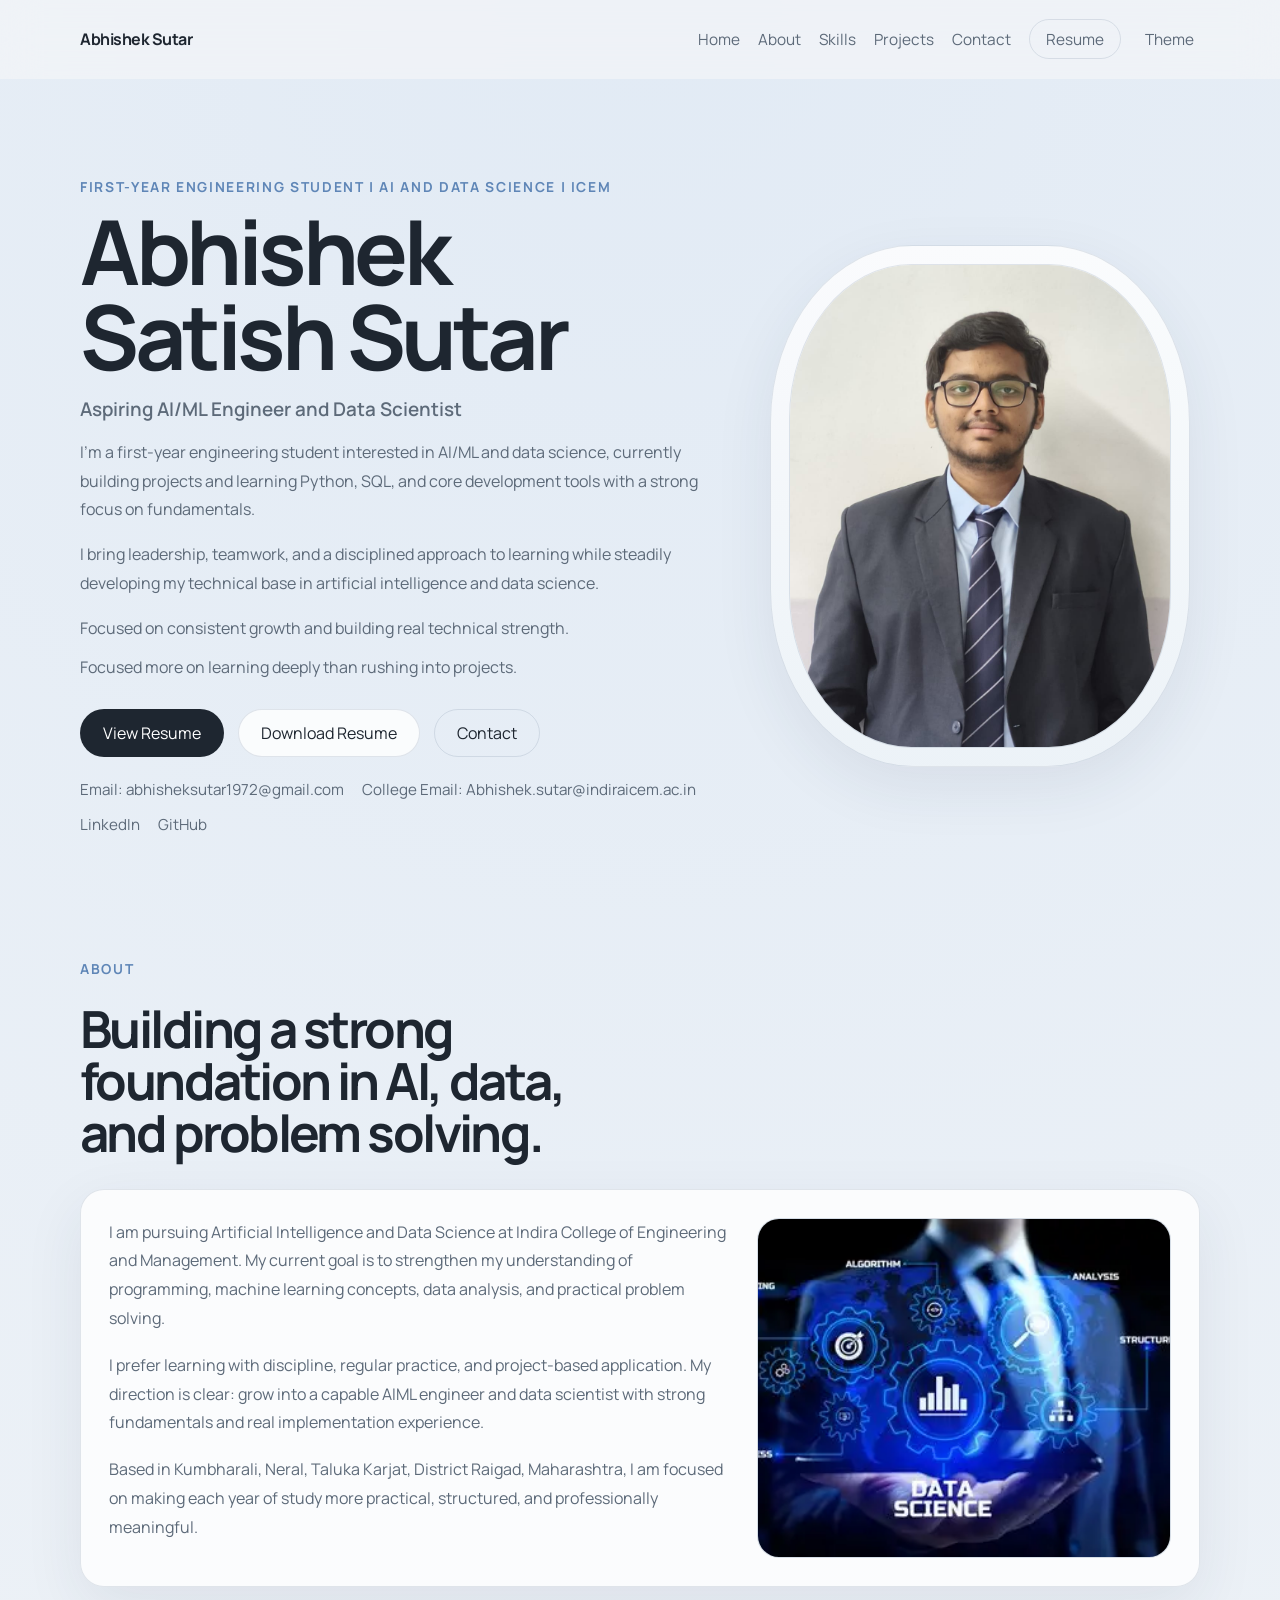
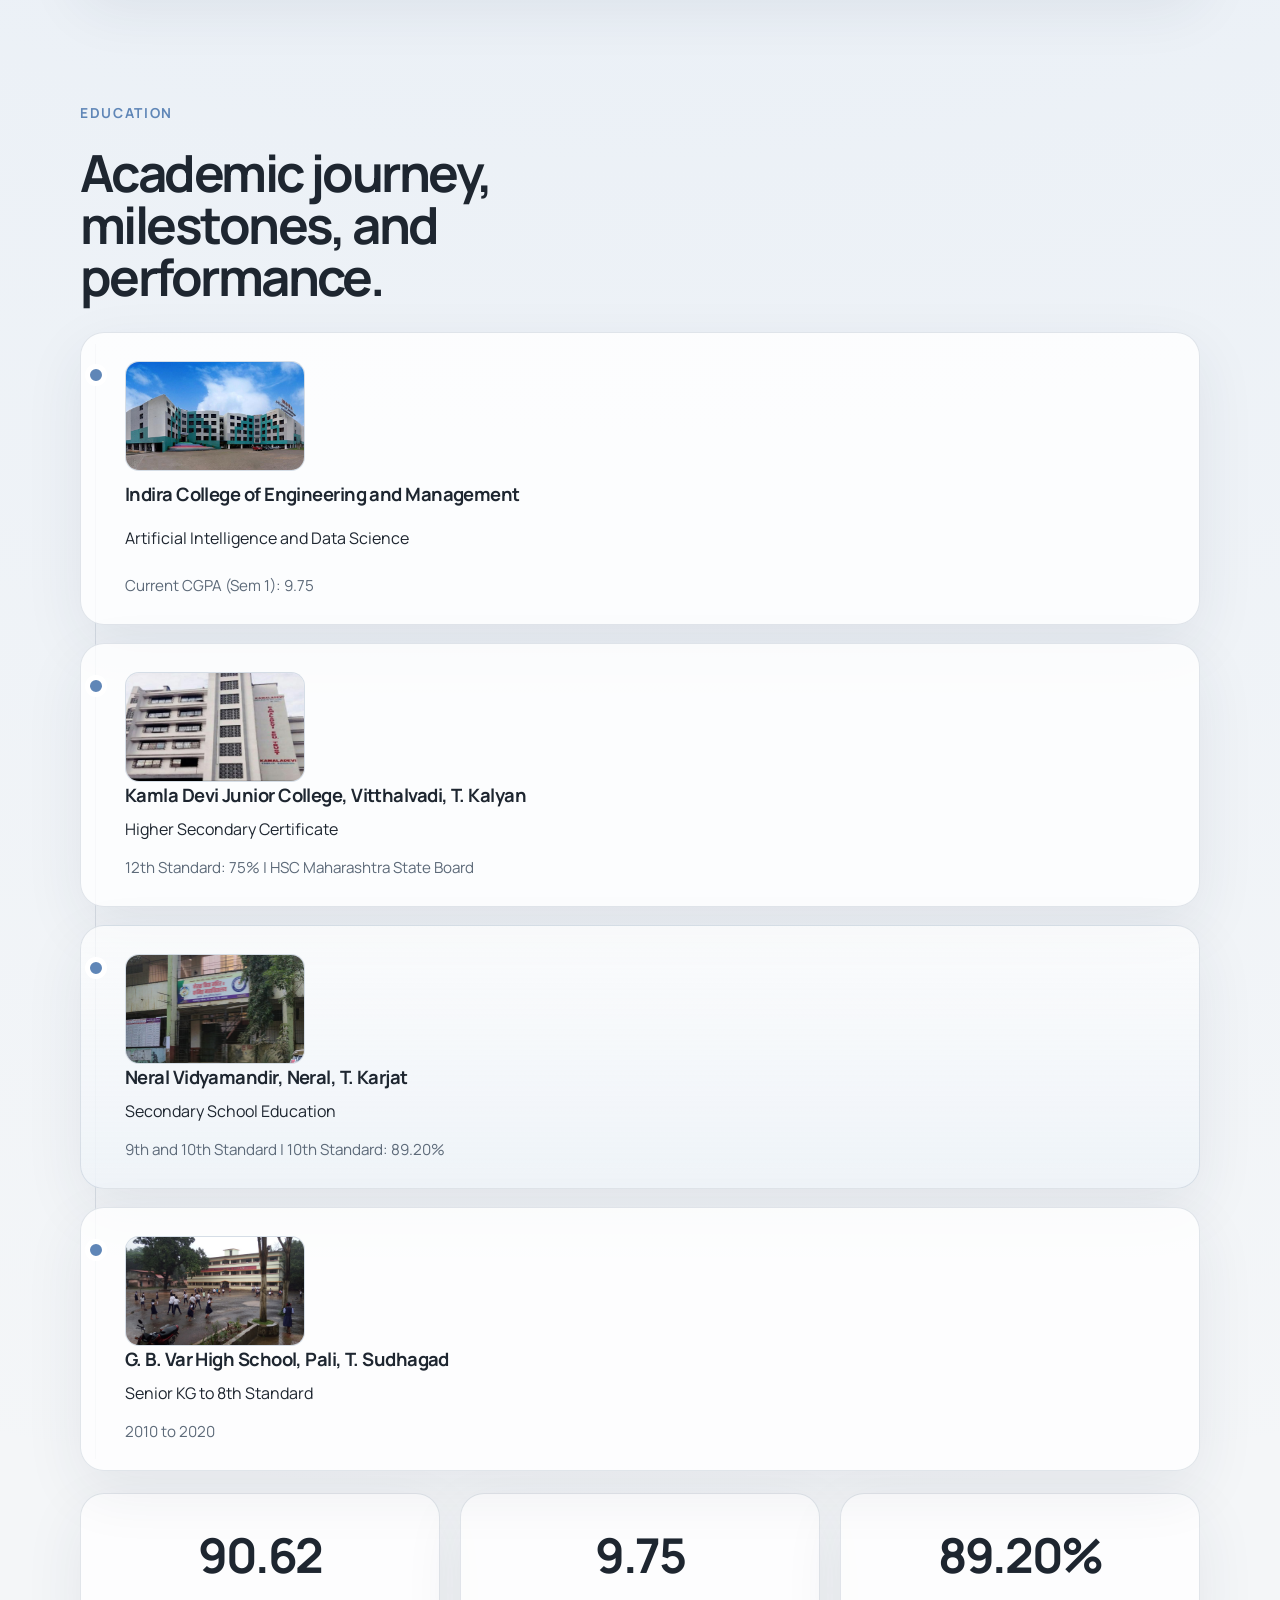
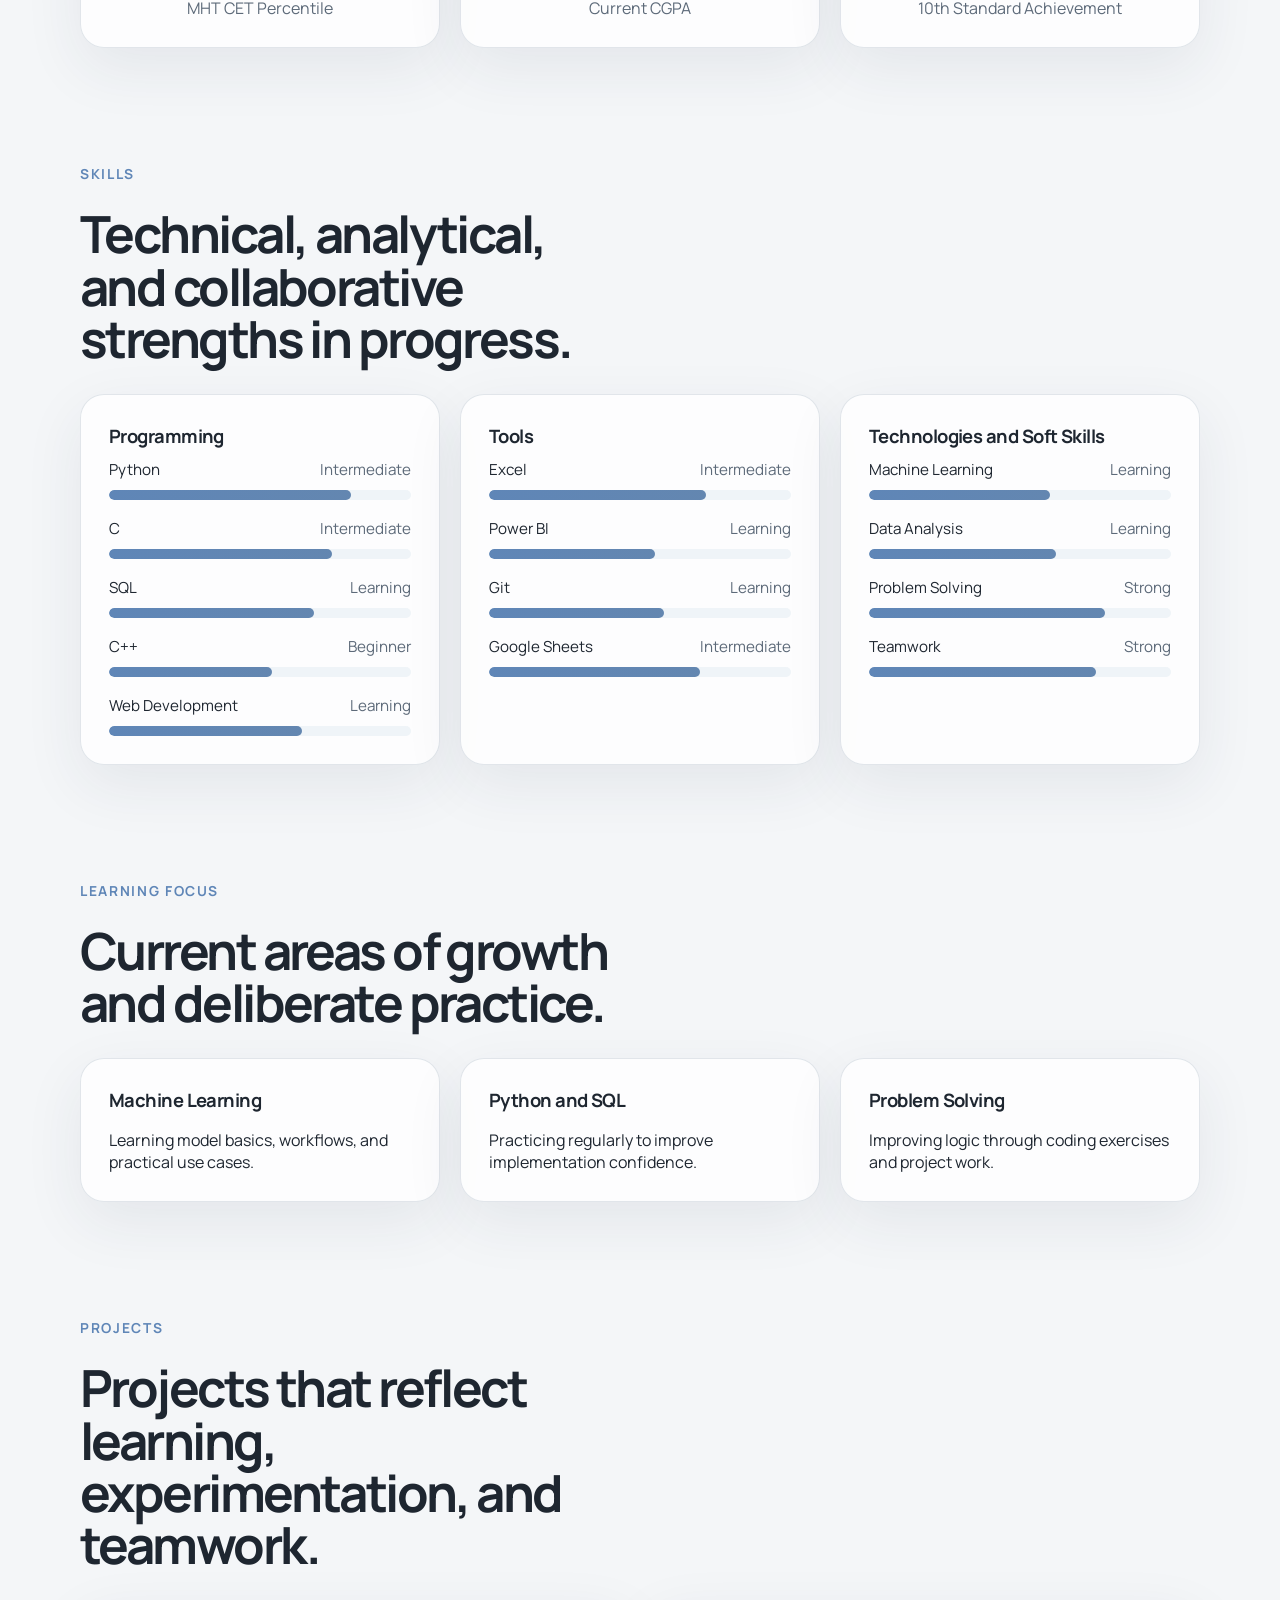
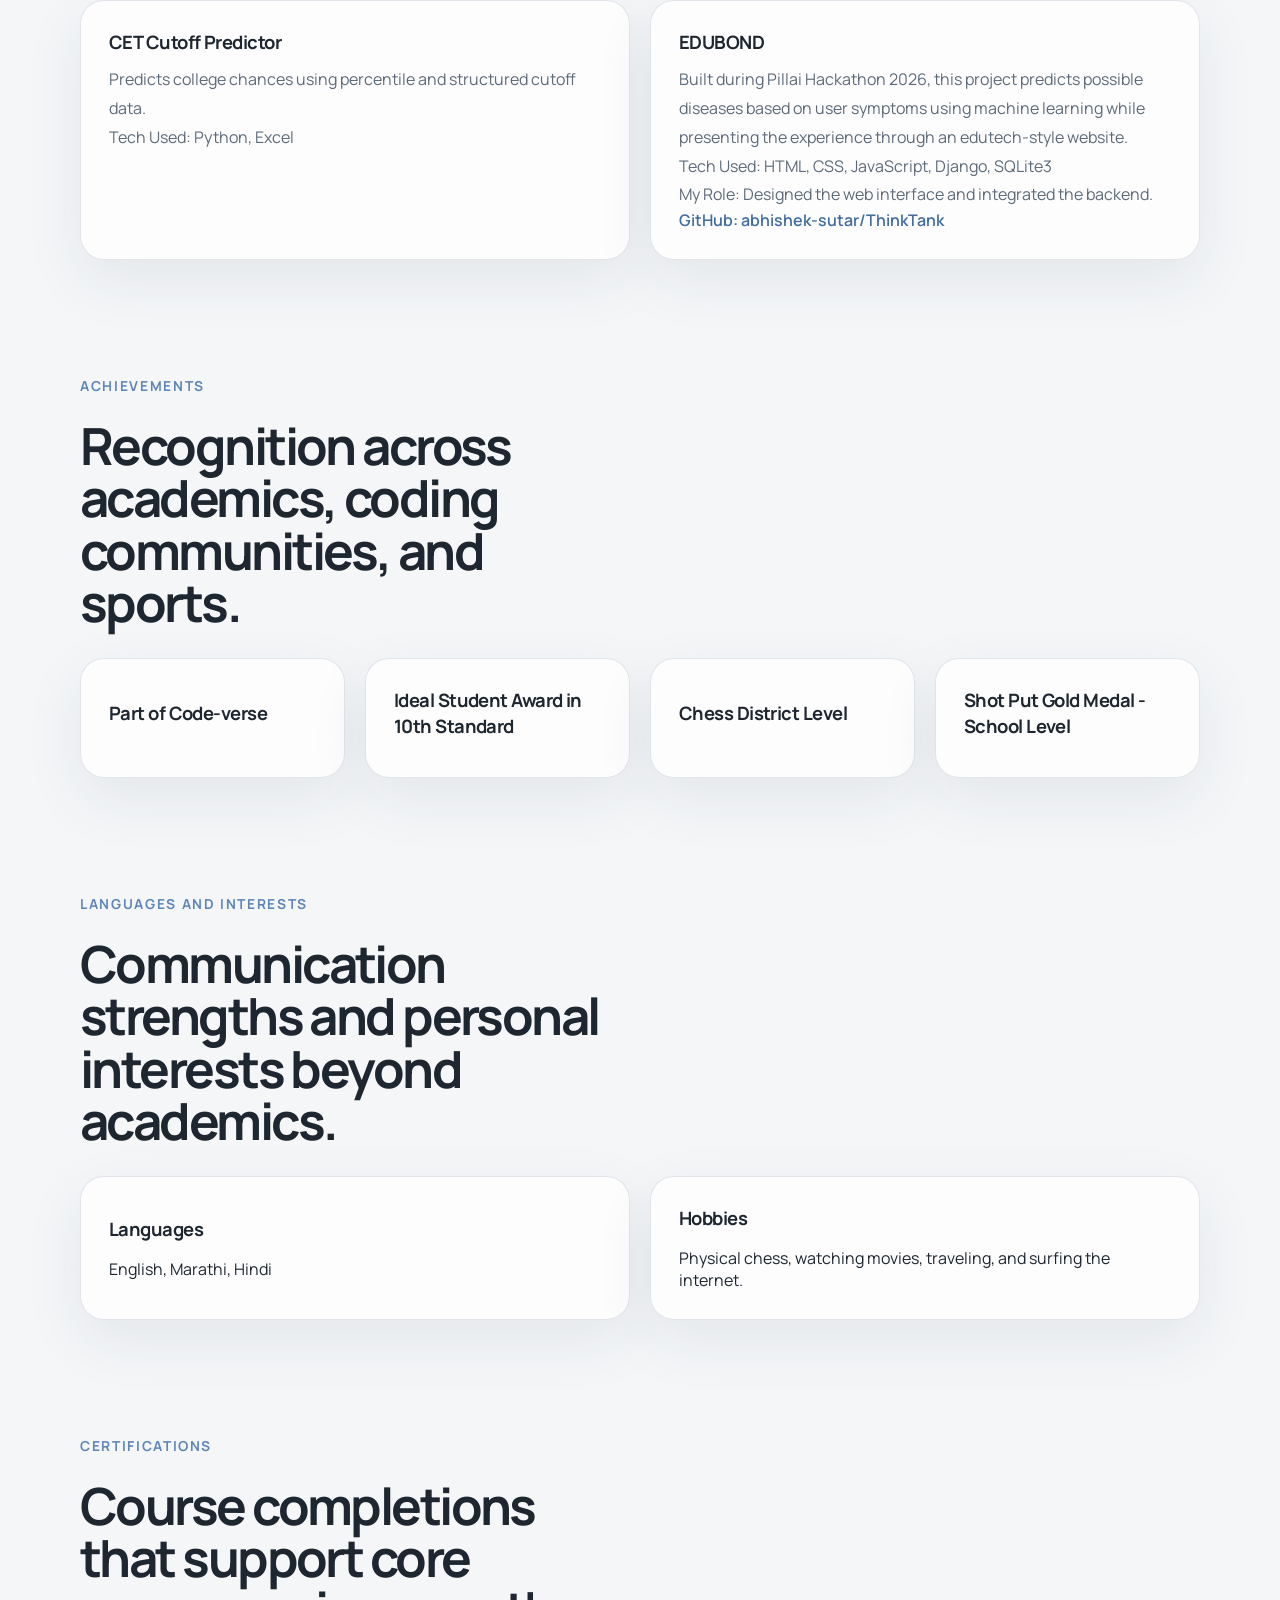
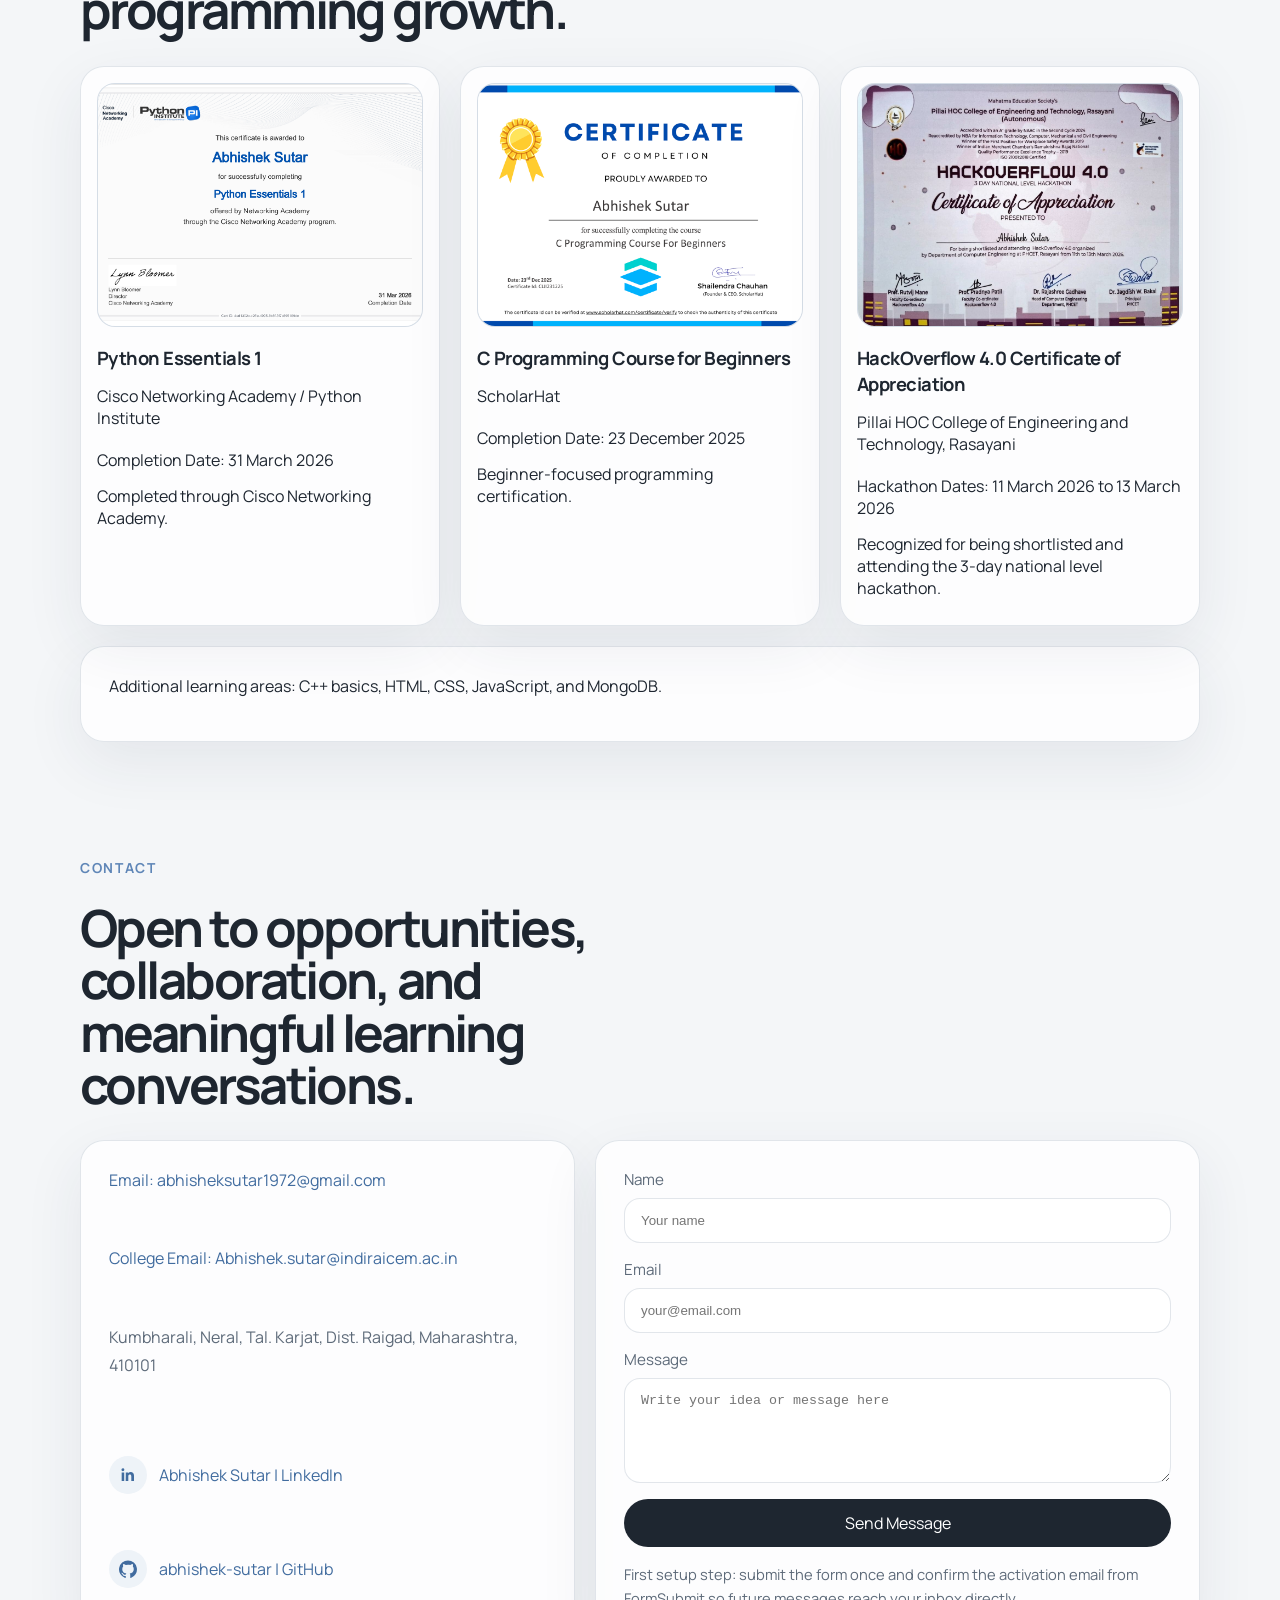
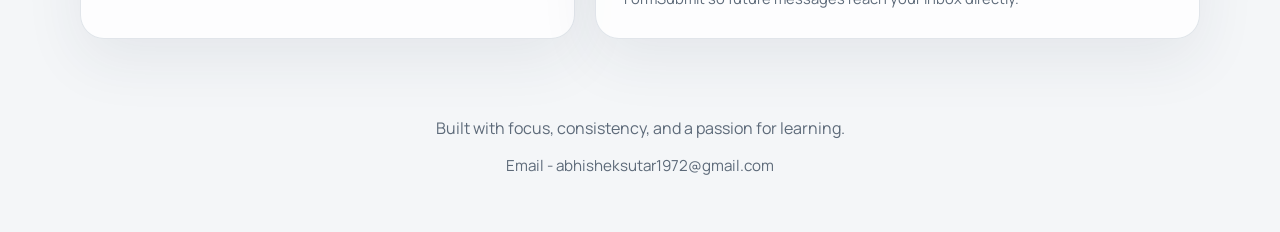
<file: index.html>
<!DOCTYPE html>
<html lang="en">
  <head>
    <meta charset="UTF-8" />
    <meta name="viewport" content="width=device-width, initial-scale=1.0" />
    <title>Abhishek Satish Sutar | Portfolio</title>
    <meta
      name="description"
      content="Portfolio of Abhishek Satish Sutar, a first-year AI and Data Science student focused on AI/ML, data science, and disciplined technical growth."
    />
    <link rel="preconnect" href="https://fonts.googleapis.com" />
    <link rel="preconnect" href="https://fonts.gstatic.com" crossorigin />
    <link
      href="https://fonts.googleapis.com/css2?family=Manrope:wght@400;500;600;700;800&family=Instrument+Serif:ital@0;1&display=swap"
      rel="stylesheet"
    />
    <link rel="stylesheet" href="styles.css" />
  </head>
  <body>
    <div class="page-shell">
      <header class="site-header">
        <nav class="navbar container" aria-label="Primary">
          <a class="brand" href="#home">Abhishek Sutar</a>
          <button class="nav-toggle" type="button" aria-expanded="false" aria-label="Toggle menu">
            <span></span>
            <span></span>
          </button>
          <div class="nav-links">
            <a href="#home">Home</a>
            <a href="#about">About</a>
            <a href="#skills">Skills</a>
            <a href="#projects">Projects</a>
            <a href="#contact">Contact</a>
            <a class="button button-nav" href="resume.html">Resume</a>
            <button class="theme-toggle" type="button" aria-label="Toggle theme">Theme</button>
          </div>
        </nav>
      </header>

      <main id="home">
        <section class="hero container reveal">
          <div class="hero-copy">
            <p class="eyebrow">First-Year Engineering Student | AI and Data Science | ICEM</p>
            <h1>Abhishek Satish Sutar</h1>
            <p class="hero-tagline">Aspiring AI/ML Engineer and Data Scientist</p>
            <p class="hero-description">
              I'm a first-year engineering student interested in AI/ML and data science, currently
              building projects and learning Python, SQL, and core development tools with a strong
              focus on fundamentals.
            </p>
            <p class="hero-description">
              I bring leadership, teamwork, and a disciplined approach to learning while steadily
              developing my technical base in artificial intelligence and data science.
            </p>
            <p class="hero-extra">Focused on consistent growth and building real technical strength.</p>
            <p class="hero-micro">Focused more on learning deeply than rushing into projects.</p>
            <div class="hero-actions">
              <a class="button button-primary" href="resume.html">View Resume</a>
              <a class="button button-secondary" href="resume.pdf" download>Download Resume</a>
              <a class="button button-ghost" href="#contact">Contact</a>
            </div>
            <div class="hero-inline-contact">
              <a href="mailto:abhisheksutar1972@gmail.com">Email: abhisheksutar1972@gmail.com</a>
              <a href="mailto:Abhishek.sutar@indiraicem.ac.in"
                >College Email: Abhishek.sutar@indiraicem.ac.in</a
              >
              <a href="https://www.linkedin.com/in/abhishek-sutar2007/" target="_blank" rel="noreferrer"
                >LinkedIn</a
              >
              <a href="https://github.com/abhishek-sutar" target="_blank" rel="noreferrer">GitHub</a>
            </div>
          </div>
          <div class="hero-visual">
            <div class="profile-frame">
              <img
                src="profile-photo.jpg"
                alt="Portrait of Abhishek Satish Sutar"
                class="profile-image"
                onerror="this.style.display='none'; this.nextElementSibling.style.display='grid';"
              />
              <div class="profile-fallback" aria-hidden="true">
                <div class="fallback-orb"></div>
                <svg viewBox="0 0 120 120" role="img" aria-label="Airplane motif">
                  <path
                    d="M86.7 31.3 64.9 47.4 41.7 42.5c-4.5-.9-7.8 4.1-5.2 7.7l12.8 17.6-12.8 17.6c-2.6 3.6.7 8.6 5.2 7.7l23.2-4.9 21.8 16.1c3.8 2.8 9-.4 8.4-5.1l-3-25.5 19-7.1c4.3-1.6 4.3-7.7 0-9.3l-19-7.1 3-25.5c.6-4.7-4.6-7.9-8.4-5.1Z"
                  />
                </svg>
                <p>Growth | Direction | Vision</p>
              </div>
            </div>
          </div>
        </section>

        <section id="about" class="section container reveal">
          <div class="section-heading">
            <p class="eyebrow">About</p>
            <h2>Building a strong foundation in AI, data, and problem solving.</h2>
          </div>
          <div class="card about-card">
            <div class="about-copy">
              <p>
                I am pursuing Artificial Intelligence and Data Science at Indira College of
                Engineering and Management. My current goal is to strengthen my understanding of
                programming, machine learning concepts, data analysis, and practical problem solving.
              </p>
              <p>
                I prefer learning with discipline, regular practice, and project-based application. My
                direction is clear: grow into a capable AIML engineer and data scientist with strong
                fundamentals and real implementation experience.
              </p>
              <p>
                Based in Kumbharali, Neral, Taluka Karjat, District Raigad, Maharashtra, I am focused
                on making each year of study more practical, structured, and professionally meaningful.
              </p>
            </div>
            <div class="about-visual">
              <img
                src="about-ai-image.webp"
                alt="AI and data science themed visual"
                class="about-image"
              />
            </div>
          </div>
        </section>

        <section id="education" class="section container reveal">
          <div class="section-heading">
            <p class="eyebrow">Education</p>
            <h2>Academic journey, milestones, and performance.</h2>
          </div>
          <div class="timeline">
            <article class="timeline-card card timeline-card-with-image">
              <span class="timeline-marker"></span>
              <img
                src="college-image.jpg"
                alt="Official visual from Indira College of Engineering and Management"
                class="timeline-college-image"
              />
              <h3>Indira College of Engineering and Management</h3>
              <p>Artificial Intelligence and Data Science</p>
              <span class="timeline-meta">Current CGPA (Sem 1): 9.75</span>
            </article>
            <article class="timeline-card card">
              <span class="timeline-marker"></span>
              <img
                src="school-image-kamladevi.jpg"
                alt="Kamla Devi Junior College building"
                class="timeline-college-image"
              />
              <h3>Kamla Devi Junior College, Vitthalvadi, T. Kalyan</h3>
              <p>Higher Secondary Certificate</p>
              <span class="timeline-meta">12th Standard: 75% | HSC Maharashtra State Board</span>
            </article>
            <article class="timeline-card card highlighted-score">
              <span class="timeline-marker"></span>
              <img
                src="school-image-neral.jpg"
                alt="Neral Vidyamandir school building"
                class="timeline-college-image"
              />
              <h3>Neral Vidyamandir, Neral, T. Karjat</h3>
              <p>Secondary School Education</p>
              <span class="timeline-meta">9th and 10th Standard | 10th Standard: 89.20%</span>
            </article>
            <article class="timeline-card card">
              <span class="timeline-marker"></span>
              <img
                src="school-image-gb.jpg"
                alt="G. B. Var High School campus"
                class="timeline-college-image"
              />
              <h3>G. B. Var High School, Pali, T. Sudhagad</h3>
              <p>Senior KG to 8th Standard</p>
              <span class="timeline-meta">2010 to 2020</span>
            </article>
          </div>
          <div class="stats-grid education-stats">
            <article class="card stat-card">
              <strong>90.62</strong>
              <span>MHT CET Percentile</span>
            </article>
            <article class="card stat-card">
              <strong>9.75</strong>
              <span>Current CGPA</span>
            </article>
            <article class="card stat-card">
              <strong>89.20%</strong>
              <span>10th Standard Achievement</span>
            </article>
          </div>
        </section>

        <section id="skills" class="section container reveal">
          <div class="section-heading">
            <p class="eyebrow">Skills</p>
            <h2>Technical, analytical, and collaborative strengths in progress.</h2>
          </div>
          <div class="skills-grid">
            <article class="card skill-group">
              <h3>Programming</h3>
              <div class="skill-item">
                <div class="skill-head"><span>Python</span><span>Intermediate</span></div>
                <div class="progress-track"><span class="progress-fill" data-progress="80"></span></div>
              </div>
              <div class="skill-item">
                <div class="skill-head"><span>C</span><span>Intermediate</span></div>
                <div class="progress-track"><span class="progress-fill" data-progress="74"></span></div>
              </div>
              <div class="skill-item">
                <div class="skill-head"><span>SQL</span><span>Learning</span></div>
                <div class="progress-track"><span class="progress-fill" data-progress="68"></span></div>
              </div>
              <div class="skill-item">
                <div class="skill-head"><span>C++</span><span>Beginner</span></div>
                <div class="progress-track"><span class="progress-fill" data-progress="54"></span></div>
              </div>
              <div class="skill-item">
                <div class="skill-head"><span>Web Development</span><span>Learning</span></div>
                <div class="progress-track"><span class="progress-fill" data-progress="64"></span></div>
              </div>
            </article>
            <article class="card skill-group">
              <h3>Tools</h3>
              <div class="skill-item">
                <div class="skill-head"><span>Excel</span><span>Intermediate</span></div>
                <div class="progress-track"><span class="progress-fill" data-progress="72"></span></div>
              </div>
              <div class="skill-item">
                <div class="skill-head"><span>Power BI</span><span>Learning</span></div>
                <div class="progress-track"><span class="progress-fill" data-progress="55"></span></div>
              </div>
              <div class="skill-item">
                <div class="skill-head"><span>Git</span><span>Learning</span></div>
                <div class="progress-track"><span class="progress-fill" data-progress="58"></span></div>
              </div>
              <div class="skill-item">
                <div class="skill-head"><span>Google Sheets</span><span>Intermediate</span></div>
                <div class="progress-track"><span class="progress-fill" data-progress="70"></span></div>
              </div>
            </article>
            <article class="card skill-group">
              <h3>Technologies and Soft Skills</h3>
              <div class="skill-item">
                <div class="skill-head"><span>Machine Learning</span><span>Learning</span></div>
                <div class="progress-track"><span class="progress-fill" data-progress="60"></span></div>
              </div>
              <div class="skill-item">
                <div class="skill-head"><span>Data Analysis</span><span>Learning</span></div>
                <div class="progress-track"><span class="progress-fill" data-progress="62"></span></div>
              </div>
              <div class="skill-item">
                <div class="skill-head"><span>Problem Solving</span><span>Strong</span></div>
                <div class="progress-track"><span class="progress-fill" data-progress="78"></span></div>
              </div>
              <div class="skill-item">
                <div class="skill-head"><span>Teamwork</span><span>Strong</span></div>
                <div class="progress-track"><span class="progress-fill" data-progress="75"></span></div>
              </div>
            </article>
          </div>
        </section>

        <section class="section container reveal">
          <div class="section-heading">
            <p class="eyebrow">Learning Focus</p>
            <h2>Current areas of growth and deliberate practice.</h2>
          </div>
          <div class="card-grid three-up">
            <article class="card info-card">
              <h3>Machine Learning</h3>
              <p>Learning model basics, workflows, and practical use cases.</p>
            </article>
            <article class="card info-card">
              <h3>Python and SQL</h3>
              <p>Practicing regularly to improve implementation confidence.</p>
            </article>
            <article class="card info-card">
              <h3>Problem Solving</h3>
              <p>Improving logic through coding exercises and project work.</p>
            </article>
          </div>
        </section>

        <section id="projects" class="section container reveal">
          <div class="section-heading">
            <p class="eyebrow">Projects</p>
            <h2>Projects that reflect learning, experimentation, and teamwork.</h2>
          </div>
          <div class="card-grid two-up">
            <article class="card project-card">
              <h3>CET Cutoff Predictor</h3>
              <p>Predicts college chances using percentile and structured cutoff data.</p>
              <p class="project-meta">Tech Used: Python, Excel</p>
            </article>
            <article class="card project-card">
              <h3>EDUBOND</h3>
              <p>
                Built during Pillai Hackathon 2026, this project predicts possible diseases based on
                user symptoms using machine learning while presenting the experience through an
                edutech-style website.
              </p>
              <p class="project-meta">Tech Used: HTML, CSS, JavaScript, Django, SQLite3</p>
              <p class="project-meta">My Role: Designed the web interface and integrated the backend.</p>
              <a
                class="text-link"
                href="https://github.com/abhishek-sutar/ThinkTank"
                target="_blank"
                rel="noreferrer"
                >GitHub: abhishek-sutar/ThinkTank</a
              >
            </article>
          </div>
        </section>

        <section class="section container reveal">
          <div class="section-heading">
            <p class="eyebrow">Achievements</p>
            <h2>Recognition across academics, coding communities, and sports.</h2>
          </div>
          <div class="card-grid four-up">
            <article class="card info-card"><h3>Part of Code-verse</h3></article>
            <article class="card info-card"><h3>Ideal Student Award in 10th Standard</h3></article>
            <article class="card info-card"><h3>Chess District Level</h3></article>
            <article class="card info-card"><h3>Shot Put Gold Medal - School Level</h3></article>
          </div>
        </section>

        <section class="section container reveal">
          <div class="section-heading">
            <p class="eyebrow">Languages and Interests</p>
            <h2>Communication strengths and personal interests beyond academics.</h2>
          </div>
          <div class="card-grid two-up">
            <article class="card info-card">
              <h3>Languages</h3>
              <p>English, Marathi, Hindi</p>
            </article>
            <article class="card info-card">
              <h3>Hobbies</h3>
              <p>Physical chess, watching movies, traveling, and surfing the internet.</p>
            </article>
          </div>
        </section>

        <section class="section container reveal">
          <div class="section-heading">
            <p class="eyebrow">Certifications</p>
            <h2>Course completions that support core programming growth.</h2>
          </div>
          <div class="card-grid certificates-grid">
            <article class="card certificate-card">
              <img
                class="certificate-image"
                src="certificate-python.png"
                alt="Python Essentials 1 certificate awarded to Abhishek Sutar"
              />
              <div class="certificate-copy">
              <h3>Python Essentials 1</h3>
              <p>Cisco Networking Academy / Python Institute</p>
              <p class="project-meta">Completion Date: 31 March 2026</p>
              <p class="project-meta">Completed through Cisco Networking Academy.</p>
              </div>
            </article>
            <article class="card certificate-card">
              <img
                class="certificate-image"
                src="certificate-c.png"
                alt="C Programming Course for Beginners certificate awarded to Abhishek Sutar"
              />
              <div class="certificate-copy">
              <h3>C Programming Course for Beginners</h3>
              <p>ScholarHat</p>
              <p class="project-meta">Completion Date: 23 December 2025</p>
              <p class="project-meta">Beginner-focused programming certification.</p>
              </div>
            </article>
            <article class="card certificate-card">
              <img
                class="certificate-image"
                src="certificate-hackathon.jpg"
                alt="HackOverflow 4.0 Certificate of Appreciation awarded to Abhishek Sutar"
              />
              <div class="certificate-copy">
              <h3>HackOverflow 4.0 Certificate of Appreciation</h3>
              <p>Pillai HOC College of Engineering and Technology, Rasayani</p>
              <p class="project-meta">Hackathon Dates: 11 March 2026 to 13 March 2026</p>
              <p class="project-meta">
                Recognized for being shortlisted and attending the 3-day national level hackathon.
              </p>
              </div>
            </article>
          </div>
          <div class="card certifications-note">
            <p>Additional learning areas: C++ basics, HTML, CSS, JavaScript, and MongoDB.</p>
          </div>
        </section>

        <section id="contact" class="section container reveal">
          <div class="section-heading">
            <p class="eyebrow">Contact</p>
            <h2>Open to opportunities, collaboration, and meaningful learning conversations.</h2>
          </div>
          <div class="contact-layout">
            <div class="card contact-card">
              <a href="mailto:abhisheksutar1972@gmail.com">Email: abhisheksutar1972@gmail.com</a>
              <a href="mailto:Abhishek.sutar@indiraicem.ac.in"
                >College Email: Abhishek.sutar@indiraicem.ac.in</a
              >
              <p class="contact-address">
                Kumbharali, Neral, Tal. Karjat, Dist. Raigad, Maharashtra, 410101
              </p>
              <a
                class="contact-link"
                href="https://www.linkedin.com/in/abhishek-sutar2007/"
                target="_blank"
                rel="noreferrer"
              >
                <span class="social-icon" aria-hidden="true">
                  <svg viewBox="0 0 24 24">
                    <path
                      d="M6.94 8.5H3.56V20h3.38V8.5Zm.22-3.55A2.03 2.03 0 0 0 5.12 3a2.02 2.02 0 0 0 0 4.03 2.03 2.03 0 0 0 2.04-2.08ZM20 13.02c0-3.43-1.83-5.03-4.27-5.03a3.68 3.68 0 0 0-3.32 1.83V8.5H9.03c.04.88 0 11.5 0 11.5h3.38v-6.42c0-.34.02-.68.13-.92.27-.68.9-1.39 1.95-1.39 1.37 0 1.92 1.05 1.92 2.58V20H20v-6.98Z"
                    />
                  </svg>
                </span>
                <span>Abhishek Sutar | LinkedIn</span>
              </a>
              <a
                class="contact-link"
                href="https://github.com/abhishek-sutar"
                target="_blank"
                rel="noreferrer"
              >
                <span class="social-icon" aria-hidden="true">
                  <svg viewBox="0 0 24 24">
                    <path
                      d="M12 .5a12 12 0 0 0-3.8 23.38c.6.1.82-.26.82-.58l-.02-2.04c-3.34.73-4.04-1.61-4.04-1.61-.55-1.4-1.35-1.77-1.35-1.77-1.1-.75.08-.73.08-.73 1.22.08 1.86 1.25 1.86 1.25 1.08 1.85 2.83 1.32 3.52 1 .1-.78.42-1.31.76-1.61-2.66-.3-5.46-1.33-5.46-5.92 0-1.31.47-2.38 1.24-3.22-.13-.3-.54-1.52.12-3.16 0 0 1.01-.32 3.3 1.23A11.5 11.5 0 0 1 12 6.32c1.02 0 2.05.14 3.01.4 2.29-1.55 3.29-1.23 3.29-1.23.67 1.64.25 2.86.13 3.16.77.84 1.23 1.91 1.23 3.22 0 4.6-2.8 5.61-5.48 5.91.43.37.82 1.1.82 2.22l-.01 3.29c0 .32.21.69.83.57A12 12 0 0 0 12 .5Z"
                    />
                  </svg>
                </span>
                <span>abhishek-sutar | GitHub</span>
              </a>
            </div>
            <form
              class="card contact-form"
              action="https://formsubmit.co/abhisheksutar1972@gmail.com"
              method="POST"
            >
              <input type="hidden" name="_subject" value="New portfolio message from abhishek-sutar site" />
              <input type="hidden" name="_next" value="https://formsubmit.co/thanks" />
              <label>
                Name
                <input type="text" name="name" placeholder="Your name" required />
              </label>
              <label>
                Email
                <input type="email" name="email" placeholder="your@email.com" required />
              </label>
              <label>
                Message
                <textarea
                  name="message"
                  rows="5"
                  placeholder="Write your idea or message here"
                  required
                ></textarea>
              </label>
              <button class="button button-primary" type="submit">Send Message</button>
              <p class="form-note">
                First setup step: submit the form once and confirm the activation email from
                FormSubmit so future messages reach your inbox directly.
              </p>
            </form>
          </div>
        </section>
      </main>

      <footer class="site-footer container">
        <p>Built with focus, consistency, and a passion for learning.</p>
        <p class="footer-contact">Email - abhisheksutar1972@gmail.com</p>
      </footer>
    </div>

    <script src="script.js"></script>
  </body>
</html>
</file>
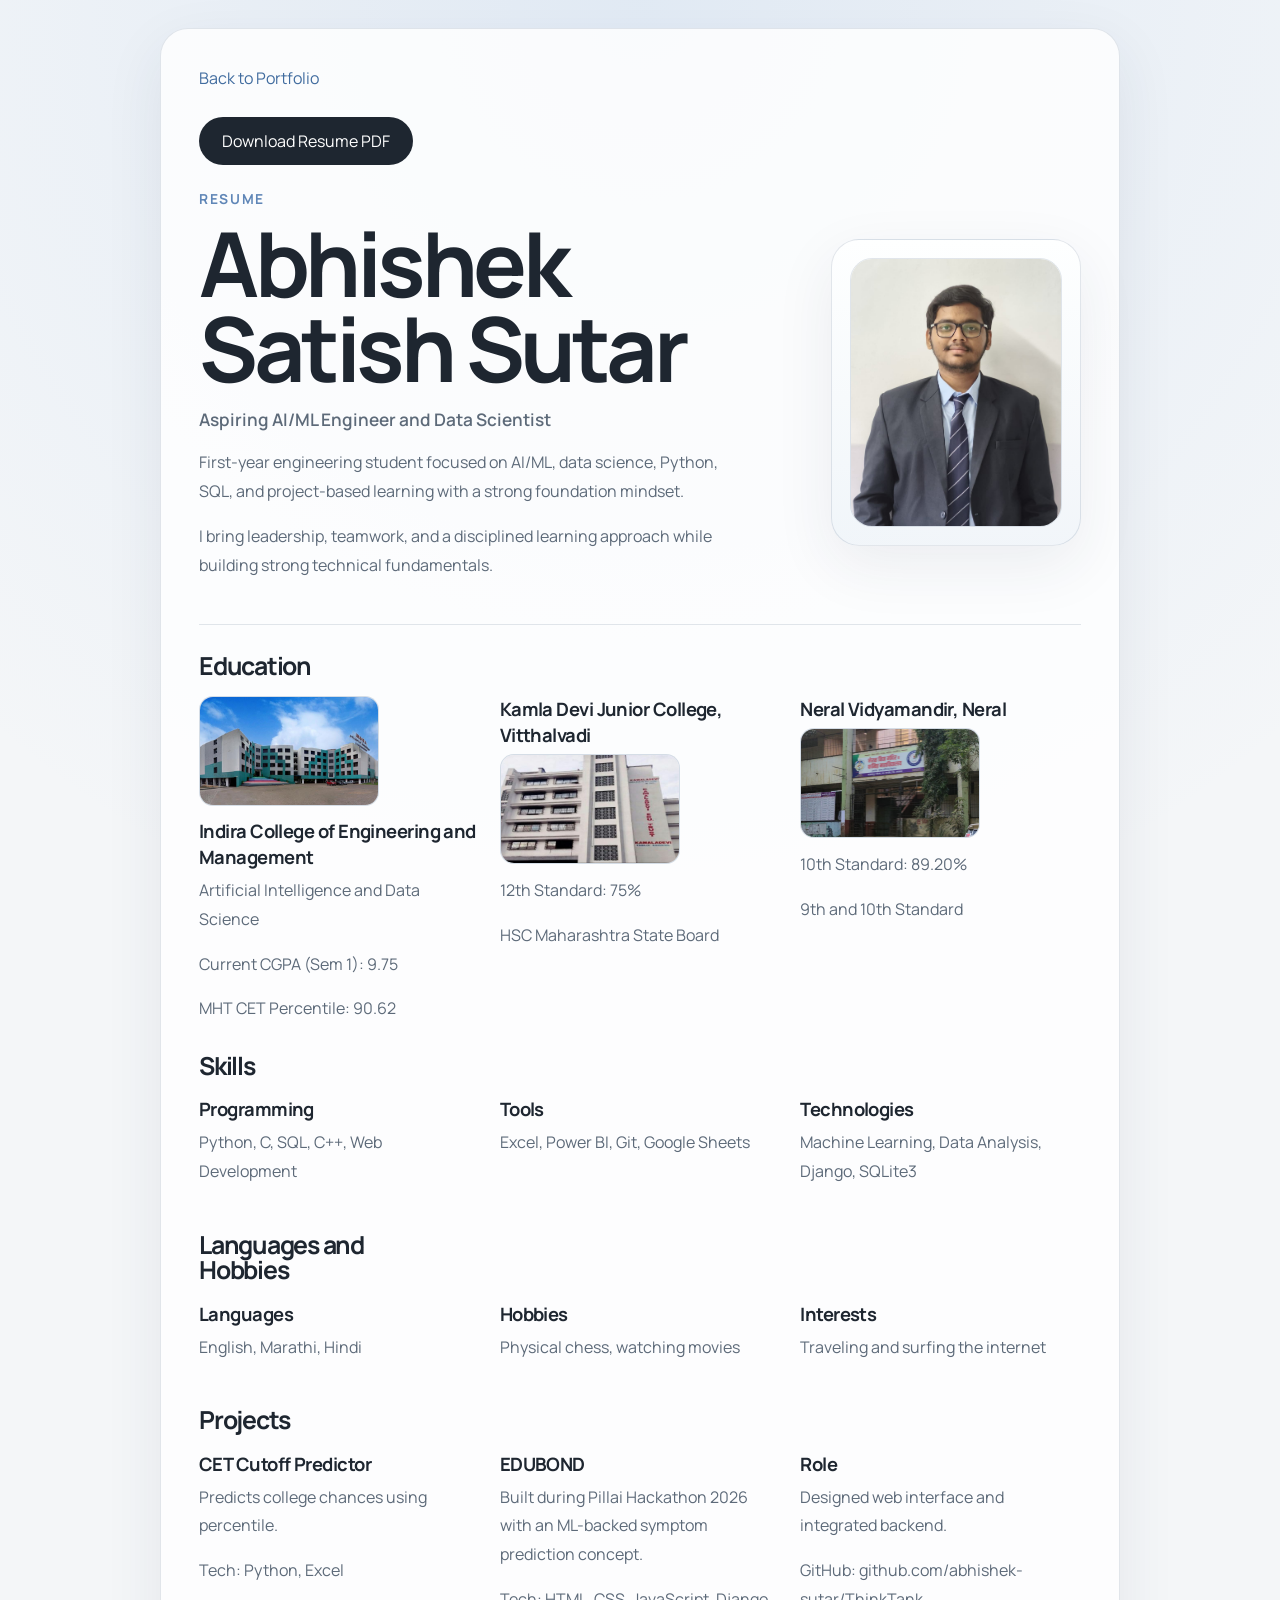
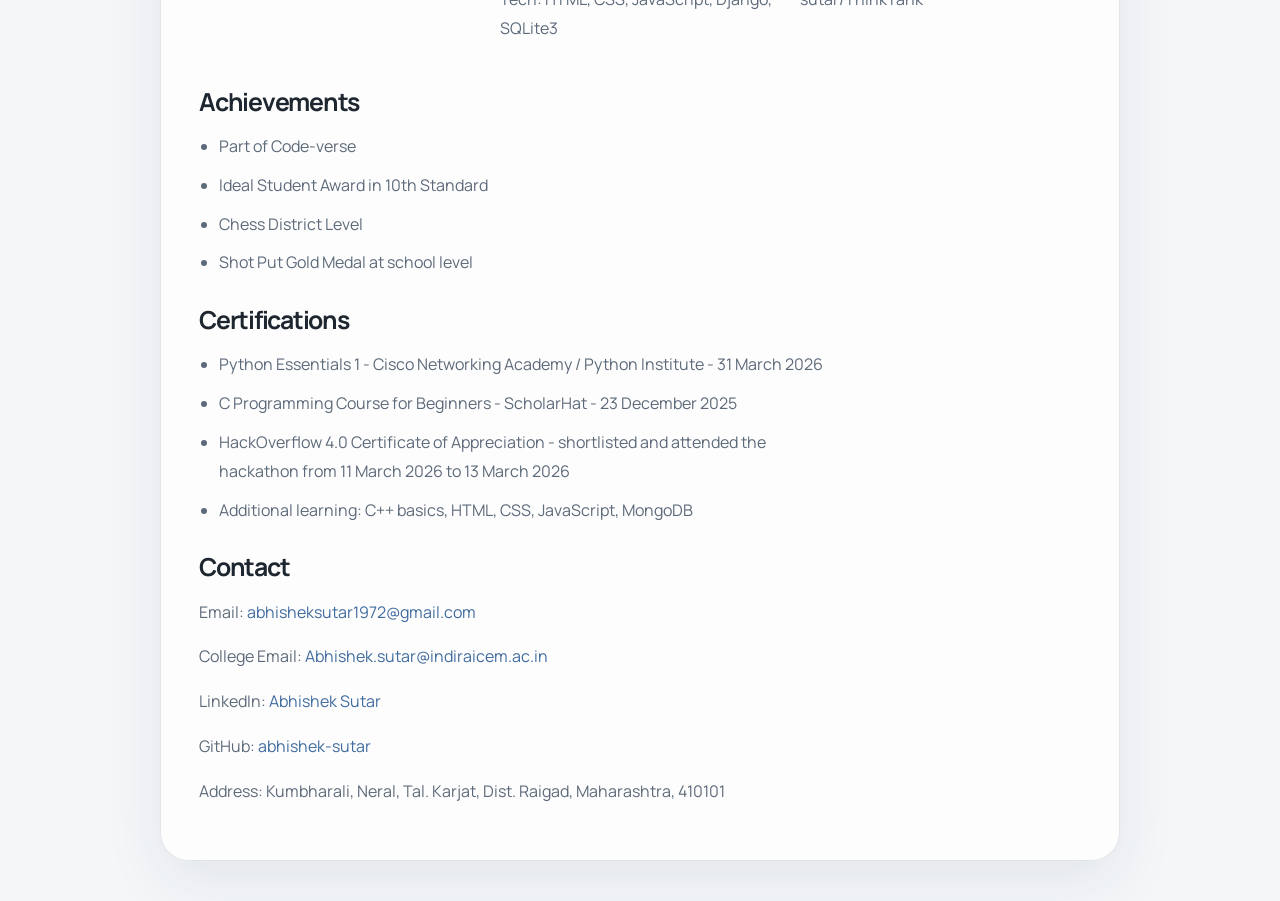
<file: resume.html>
<!DOCTYPE html>
<html lang="en">
  <head>
    <meta charset="UTF-8" />
    <meta name="viewport" content="width=device-width, initial-scale=1.0" />
    <title>Resume | Abhishek Satish Sutar</title>
    <meta
      name="description"
      content="Resume page for Abhishek Satish Sutar, AI and Data Science student at Indira College of Engineering and Management."
    />
    <link rel="preconnect" href="https://fonts.googleapis.com" />
    <link rel="preconnect" href="https://fonts.gstatic.com" crossorigin />
    <link
      href="https://fonts.googleapis.com/css2?family=Manrope:wght@400;500;600;700;800&family=Instrument+Serif:ital@0;1&display=swap"
      rel="stylesheet"
    />
    <link rel="stylesheet" href="styles.css" />
  </head>
  <body class="resume-body">
    <main class="resume-page reveal">
      <a class="resume-back" href="index.html">Back to Portfolio</a>
      <div class="resume-actions">
        <a class="button button-primary" href="resume.pdf" download>Download Resume PDF</a>
      </div>

      <header class="resume-header">
        <div>
          <p class="eyebrow">Resume</p>
          <h1>Abhishek Satish Sutar</h1>
          <p class="resume-role">Aspiring AI/ML Engineer and Data Scientist</p>
          <p class="resume-summary">
            First-year engineering student focused on AI/ML, data science, Python, SQL, and
            project-based learning with a strong foundation mindset.
          </p>
          <p class="resume-summary">
            I bring leadership, teamwork, and a disciplined learning approach while building strong
            technical fundamentals.
          </p>
        </div>
        <div class="resume-image-frame">
          <img
            src="profile-photo.jpg"
            alt="Portrait of Abhishek Satish Sutar"
            class="resume-image"
            onerror="this.style.display='none'; this.nextElementSibling.style.display='grid';"
          />
          <div class="resume-fallback" aria-hidden="true">
            <svg viewBox="0 0 120 120">
              <path
                d="M86.7 31.3 64.9 47.4 41.7 42.5c-4.5-.9-7.8 4.1-5.2 7.7l12.8 17.6-12.8 17.6c-2.6 3.6.7 8.6 5.2 7.7l23.2-4.9 21.8 16.1c3.8 2.8 9-.4 8.4-5.1l-3-25.5 19-7.1c4.3-1.6 4.3-7.7 0-9.3l-19-7.1 3-25.5c.6-4.7-4.6-7.9-8.4-5.1Z"
              />
            </svg>
            <span>Growth | Direction | Vision</span>
          </div>
        </div>
      </header>

      <section class="resume-section">
        <h2>Education</h2>
        <div class="resume-list resume-list-wide">
          <article>
            <img
              src="college-image.jpg"
              alt="Official visual from Indira College of Engineering and Management"
              class="resume-inline-college-image"
            />
            <h3>Indira College of Engineering and Management</h3>
            <p>Artificial Intelligence and Data Science</p>
            <p>Current CGPA (Sem 1): 9.75</p>
          </article>
          <article>
            <h3>Kamla Devi Junior College, Vitthalvadi</h3>
            <img
              src="school-image-kamladevi.jpg"
              alt="Kamla Devi Junior College building"
              class="resume-inline-college-image"
            />
            <p>12th Standard: 75%</p>
            <p>HSC Maharashtra State Board</p>
          </article>
          <article>
            <h3>Neral Vidyamandir, Neral</h3>
            <img
              src="school-image-neral.jpg"
              alt="Neral Vidyamandir school building"
              class="resume-inline-college-image"
            />
            <p>10th Standard: 89.20%</p>
            <p>9th and 10th Standard</p>
          </article>
        </div>
        <p>MHT CET Percentile: 90.62</p>
      </section>

      <section class="resume-section">
        <h2>Skills</h2>
        <div class="resume-columns">
          <div>
            <h3>Programming</h3>
            <p>Python, C, SQL, C++, Web Development</p>
          </div>
          <div>
            <h3>Tools</h3>
            <p>Excel, Power BI, Git, Google Sheets</p>
          </div>
          <div>
            <h3>Technologies</h3>
            <p>Machine Learning, Data Analysis, Django, SQLite3</p>
          </div>
        </div>
      </section>

      <section class="resume-section">
        <h2>Languages and Hobbies</h2>
        <div class="resume-columns">
          <div>
            <h3>Languages</h3>
            <p>English, Marathi, Hindi</p>
          </div>
          <div>
            <h3>Hobbies</h3>
            <p>Physical chess, watching movies</p>
          </div>
          <div>
            <h3>Interests</h3>
            <p>Traveling and surfing the internet</p>
          </div>
        </div>
      </section>

      <section class="resume-section">
        <h2>Projects</h2>
        <div class="resume-columns">
          <div>
            <h3>CET Cutoff Predictor</h3>
            <p>Predicts college chances using percentile.</p>
            <p>Tech: Python, Excel</p>
          </div>
          <div>
            <h3>EDUBOND</h3>
            <p>Built during Pillai Hackathon 2026 with an ML-backed symptom prediction concept.</p>
            <p>Tech: HTML, CSS, JavaScript, Django, SQLite3</p>
          </div>
          <div>
            <h3>Role</h3>
            <p>Designed web interface and integrated backend.</p>
            <p>GitHub: github.com/abhishek-sutar/ThinkTank</p>
          </div>
        </div>
      </section>

      <section class="resume-section">
        <h2>Achievements</h2>
        <ul class="clean-list">
          <li>Part of Code-verse</li>
          <li>Ideal Student Award in 10th Standard</li>
          <li>Chess District Level</li>
          <li>Shot Put Gold Medal at school level</li>
        </ul>
      </section>

      <section class="resume-section">
        <h2>Certifications</h2>
        <ul class="clean-list">
          <li>Python Essentials 1 - Cisco Networking Academy / Python Institute - 31 March 2026</li>
          <li>C Programming Course for Beginners - ScholarHat - 23 December 2025</li>
          <li>
            HackOverflow 4.0 Certificate of Appreciation - shortlisted and attended the hackathon
            from 11 March 2026 to 13 March 2026
          </li>
          <li>Additional learning: C++ basics, HTML, CSS, JavaScript, MongoDB</li>
        </ul>
      </section>

      <section class="resume-section resume-contact">
        <h2>Contact</h2>
        <p>Email: <a href="mailto:abhisheksutar1972@gmail.com">abhisheksutar1972@gmail.com</a></p>
        <p>
          College Email:
          <a href="mailto:Abhishek.sutar@indiraicem.ac.in">Abhishek.sutar@indiraicem.ac.in</a>
        </p>
        <p>
          LinkedIn:
          <a href="https://www.linkedin.com/in/abhishek-sutar2007/" target="_blank" rel="noreferrer"
            >Abhishek Sutar</a
          >
        </p>
        <p>
          GitHub:
          <a href="https://github.com/abhishek-sutar" target="_blank" rel="noreferrer"
            >abhishek-sutar</a
          >
        </p>
        <p>Address: Kumbharali, Neral, Tal. Karjat, Dist. Raigad, Maharashtra, 410101</p>
      </section>
    </main>

    <script src="script.js"></script>
  </body>
</html>
</file>
<file: styles.css>
:root {
  color-scheme: light;
  --bg: #f4f6f8;
  --bg-accent: radial-gradient(circle at top, rgba(130, 175, 228, 0.16), transparent 38%);
  --surface: rgba(255, 255, 255, 0.8);
  --surface-strong: #ffffff;
  --surface-soft: #eef3f8;
  --text: #1e2630;
  --muted: #5d6a79;
  --line: rgba(122, 143, 166, 0.22);
  --accent: #5f86b7;
  --accent-strong: #416c9f;
  --shadow: 0 20px 60px rgba(33, 53, 77, 0.08);
  --radius-xl: 32px;
  --radius-lg: 24px;
  --radius-md: 18px;
  --radius-sm: 12px;
  --container: min(1120px, calc(100vw - 40px));
  --transition: 240ms ease;
}

body.dark-mode {
  color-scheme: dark;
  --bg: #11161d;
  --bg-accent: radial-gradient(circle at top, rgba(112, 149, 194, 0.18), transparent 35%);
  --surface: rgba(24, 32, 42, 0.85);
  --surface-strong: #18202a;
  --surface-soft: #1c2631;
  --text: #edf3fa;
  --muted: #b4c0cc;
  --line: rgba(170, 194, 218, 0.16);
  --accent: #93b6de;
  --accent-strong: #b0cae9;
  --shadow: 0 20px 60px rgba(2, 6, 12, 0.35);
}

* {
  box-sizing: border-box;
}

html {
  scroll-behavior: smooth;
}

body {
  margin: 0;
  font-family: "Manrope", sans-serif;
  background: var(--bg-accent), var(--bg);
  color: var(--text);
  transition: background-color var(--transition), color var(--transition);
}

img {
  max-width: 100%;
  display: block;
}

a {
  color: inherit;
  text-decoration: none;
}

button {
  font: inherit;
}

.page-shell {
  min-height: 100vh;
}

.container {
  width: var(--container);
  margin: 0 auto;
}

.site-header {
  position: sticky;
  top: 0;
  z-index: 20;
  backdrop-filter: blur(18px);
  background: color-mix(in srgb, var(--bg) 70%, transparent);
  border-bottom: 1px solid transparent;
}

.navbar {
  display: flex;
  align-items: center;
  justify-content: space-between;
  min-height: 78px;
  gap: 20px;
}

.brand {
  font-weight: 700;
  letter-spacing: -0.03em;
}

.nav-links {
  display: flex;
  align-items: center;
  gap: 18px;
}

.nav-links a,
.theme-toggle {
  color: var(--muted);
  font-size: 0.96rem;
  transition: color var(--transition), background-color var(--transition);
}

.nav-links a:hover,
.theme-toggle:hover {
  color: var(--text);
}

.theme-toggle,
.nav-toggle {
  border: 0;
  background: transparent;
  cursor: pointer;
}

.nav-toggle {
  display: none;
  width: 48px;
  height: 48px;
  padding: 12px;
  border-radius: 50%;
  background: var(--surface);
  box-shadow: var(--shadow);
}

.nav-toggle span {
  display: block;
  width: 100%;
  height: 2px;
  background: var(--text);
  margin: 6px 0;
  border-radius: 999px;
}

.hero {
  display: grid;
  grid-template-columns: 1.35fr 0.95fr;
  align-items: center;
  gap: 56px;
  padding: 84px 0 52px;
  min-height: calc(100vh - 78px);
}

.eyebrow {
  margin: 0 0 12px;
  color: var(--accent);
  font-size: 0.86rem;
  font-weight: 700;
  letter-spacing: 0.12em;
  text-transform: uppercase;
}

h1,
h2,
h3,
p {
  margin-top: 0;
}

h1,
h2 {
  letter-spacing: -0.05em;
}

h1 {
  max-width: 10ch;
  margin-bottom: 18px;
  font-size: clamp(3.5rem, 7vw, 6rem);
  line-height: 0.95;
}

h2 {
  max-width: 16ch;
  margin-bottom: 0;
  font-size: clamp(2rem, 4vw, 3.25rem);
  line-height: 1.02;
}

h3 {
  margin-bottom: 10px;
  font-size: 1.15rem;
  letter-spacing: -0.03em;
}

.hero-tagline {
  margin-bottom: 16px;
  color: var(--muted);
  font-size: 1.18rem;
  font-weight: 600;
}

.hero-description,
.hero-extra,
.hero-micro,
.about-card p,
.project-card p,
.resume-summary,
.resume-section p,
.clean-list li {
  max-width: 62ch;
  color: var(--muted);
  line-height: 1.8;
}

.hero-extra,
.hero-micro {
  margin-bottom: 10px;
}

.hero-actions {
  display: flex;
  flex-wrap: wrap;
  gap: 14px;
  margin-top: 28px;
}

.hero-inline-contact {
  display: flex;
  flex-wrap: wrap;
  gap: 14px 18px;
  margin-top: 22px;
}

.hero-inline-contact a {
  color: var(--muted);
  font-size: 0.95rem;
}

.button {
  display: inline-flex;
  align-items: center;
  justify-content: center;
  min-height: 48px;
  padding: 0 22px;
  border: 1px solid var(--line);
  border-radius: 999px;
  transition: transform var(--transition), border-color var(--transition), background-color var(--transition);
}

.button:hover {
  transform: translateY(-2px);
}

.button-primary {
  background: var(--text);
  color: var(--surface-strong);
  border-color: transparent;
}

.button-secondary {
  background: var(--surface);
}

.button-ghost {
  background: transparent;
}

.button-nav {
  min-height: 40px;
  padding: 0 16px;
}

.hero-visual {
  display: flex;
  justify-content: center;
}

.profile-frame,
.resume-image-frame {
  position: relative;
  display: grid;
  place-items: center;
  width: min(420px, 100%);
  aspect-ratio: 1;
  padding: 18px;
  border: 1px solid var(--line);
  border-radius: 34%;
  background: linear-gradient(180deg, var(--surface), color-mix(in srgb, var(--surface-soft) 80%, transparent));
  box-shadow: var(--shadow);
}

.profile-image,
.resume-image {
  width: 100%;
  height: 100%;
  object-fit: cover;
  border-radius: 32%;
  border: 1px solid var(--line);
}

.profile-fallback,
.resume-fallback {
  display: none;
  place-items: center;
  width: 100%;
  height: 100%;
  padding: 28px;
  border-radius: 32%;
  background:
    radial-gradient(circle at 35% 30%, rgba(151, 190, 231, 0.44), transparent 26%),
    linear-gradient(180deg, rgba(255, 255, 255, 0.84), rgba(214, 226, 239, 0.52));
}

body.dark-mode .profile-fallback,
body.dark-mode .resume-fallback {
  background:
    radial-gradient(circle at 35% 30%, rgba(151, 190, 231, 0.28), transparent 26%),
    linear-gradient(180deg, rgba(33, 44, 57, 0.84), rgba(23, 32, 42, 0.9));
}

.profile-fallback svg,
.resume-fallback svg {
  width: 44%;
  fill: var(--accent-strong);
}

.profile-fallback p,
.resume-fallback span {
  margin: 16px 0 0;
  color: var(--muted);
  text-align: center;
  font-weight: 600;
}

.fallback-orb {
  position: absolute;
  inset: 18% 18% auto auto;
  width: 72px;
  height: 72px;
  border-radius: 50%;
  background: rgba(255, 255, 255, 0.45);
  filter: blur(10px);
}

.section {
  padding: 58px 0;
}

.section-heading {
  display: grid;
  gap: 12px;
  margin-bottom: 30px;
}

.card,
.resume-page,
.nav-menu-open .nav-links {
  border: 1px solid var(--line);
  background: var(--surface);
  box-shadow: var(--shadow);
}

.card {
  border-radius: var(--radius-lg);
  padding: 28px;
  transition: transform var(--transition), border-color var(--transition), background-color var(--transition);
}

.about-card {
  display: grid;
  grid-template-columns: 1.2fr 0.8fr;
  gap: 28px;
  align-items: stretch;
}

.about-copy {
  display: grid;
  gap: 2px;
}

.about-visual {
  display: flex;
  align-items: center;
  justify-content: center;
}

.about-image {
  width: 100%;
  height: 100%;
  min-height: 280px;
  object-fit: cover;
  border-radius: 22px;
  border: 1px solid var(--line);
  background: var(--surface-soft);
}

.card:hover {
  transform: translateY(-4px);
  border-color: color-mix(in srgb, var(--accent) 30%, var(--line));
}

.timeline {
  position: relative;
  display: grid;
  gap: 18px;
}

.timeline-card-with-image {
  display: grid;
  gap: 10px;
}

.timeline-college-image,
.resume-inline-college-image {
  width: 100%;
  max-width: 180px;
  height: 110px;
  object-fit: cover;
  border-radius: 14px;
  border: 1px solid var(--line);
  background: var(--surface-soft);
}

.resume-inline-college-image {
  margin-bottom: 12px;
}

.timeline::before {
  content: "";
  position: absolute;
  left: 15px;
  top: 12px;
  bottom: 12px;
  width: 1px;
  background: var(--line);
}

.timeline-card {
  position: relative;
  padding-left: 44px;
}

.timeline-marker {
  position: absolute;
  left: 4px;
  top: 31px;
  width: 22px;
  height: 22px;
  border: 5px solid var(--surface-strong);
  border-radius: 50%;
  background: var(--accent);
}

.timeline-meta {
  color: var(--muted);
  font-size: 0.95rem;
}

.highlighted-score {
  background: linear-gradient(180deg, color-mix(in srgb, var(--surface) 85%, transparent), color-mix(in srgb, var(--surface-soft) 88%, transparent));
}

.skills-grid,
.card-grid,
.stats-grid,
.resume-columns,
.resume-list {
  display: grid;
  gap: 20px;
}

.skills-grid {
  grid-template-columns: repeat(3, minmax(0, 1fr));
}

.two-up {
  grid-template-columns: repeat(2, minmax(0, 1fr));
}

.three-up {
  grid-template-columns: repeat(3, minmax(0, 1fr));
}

.four-up {
  grid-template-columns: repeat(4, minmax(0, 1fr));
}

.stats-grid {
  grid-template-columns: repeat(3, minmax(0, 1fr));
}

.skill-group,
.info-card,
.project-card,
.stat-card {
  min-height: 100%;
}

.skill-item + .skill-item {
  margin-top: 18px;
}

.skill-head {
  display: flex;
  align-items: center;
  justify-content: space-between;
  gap: 12px;
  margin-bottom: 10px;
  font-size: 0.95rem;
}

.skill-head span:last-child {
  color: var(--muted);
}

.progress-track {
  overflow: hidden;
  height: 10px;
  border-radius: 999px;
  background: color-mix(in srgb, var(--surface-soft) 90%, transparent);
}

.progress-fill {
  display: block;
  width: 0;
  height: 100%;
  border-radius: inherit;
  background: linear-gradient(90deg, var(--accent), color-mix(in srgb, var(--accent-strong) 82%, white));
  transition: width 1.2s cubic-bezier(0.22, 1, 0.36, 1);
}

.info-card {
  display: grid;
  align-content: center;
  gap: 6px;
}

.info-card p,
.project-card p {
  margin-bottom: 0;
}

.stat-card {
  display: grid;
  gap: 10px;
  text-align: center;
}

.stat-card strong {
  font-size: clamp(2rem, 4vw, 3rem);
  letter-spacing: -0.05em;
}

.stat-card span {
  color: var(--muted);
}

.clean-list {
  margin: 0;
  padding-left: 20px;
}

.clean-list li + li {
  margin-top: 10px;
}

.contact-card {
  display: grid;
  gap: 12px;
}

.contact-card a,
.resume-contact a {
  color: var(--accent-strong);
}

.contact-address {
  margin: 0;
  color: var(--muted);
  line-height: 1.7;
}

.education-stats {
  margin-top: 22px;
}

.project-meta {
  margin-bottom: 10px;
}

.text-link {
  color: var(--accent-strong);
  font-weight: 600;
}

.certifications-note {
  margin-top: 20px;
}

.certificates-grid {
  grid-template-columns: repeat(3, minmax(0, 1fr));
}

.certificate-card {
  padding: 16px;
}

.certificate-image {
  width: 100%;
  aspect-ratio: 4 / 3;
  object-fit: cover;
  border-radius: 18px;
  border: 1px solid var(--line);
  margin-bottom: 18px;
  background: var(--surface-soft);
}

.certificate-copy {
  display: grid;
  gap: 4px;
}

.contact-layout {
  display: grid;
  grid-template-columns: 0.9fr 1.1fr;
  gap: 20px;
}

.contact-link {
  display: flex;
  align-items: center;
  gap: 12px;
}

.social-icon {
  display: inline-flex;
  align-items: center;
  justify-content: center;
  width: 38px;
  height: 38px;
  border-radius: 50%;
  background: var(--surface-soft);
}

.social-icon svg {
  width: 18px;
  height: 18px;
  fill: var(--accent-strong);
}

.contact-form {
  display: grid;
  gap: 16px;
}

.contact-form label {
  display: grid;
  gap: 8px;
  color: var(--muted);
  font-size: 0.95rem;
}

.contact-form input,
.contact-form textarea {
  width: 100%;
  padding: 14px 16px;
  border: 1px solid var(--line);
  border-radius: 16px;
  background: var(--surface-strong);
  color: var(--text);
  outline: none;
}

.contact-form input:focus,
.contact-form textarea:focus {
  border-color: var(--accent);
}

.form-note {
  margin: 0;
  color: var(--muted);
  font-size: 0.92rem;
  line-height: 1.6;
}

.site-footer {
  padding: 20px 0 56px;
  color: var(--muted);
  text-align: center;
}

.footer-contact {
  margin: 10px 0 0;
  font-size: 0.95rem;
}

.resume-body {
  padding: 28px 20px 40px;
}

.resume-page {
  width: min(960px, 100%);
  margin: 0 auto;
  padding: 38px;
  border-radius: 28px;
}

.resume-back {
  display: inline-flex;
  margin-bottom: 28px;
  color: var(--accent-strong);
}

.resume-actions {
  display: flex;
  flex-wrap: wrap;
  gap: 12px;
  margin-bottom: 24px;
}

.resume-header {
  display: grid;
  grid-template-columns: 1.4fr 0.8fr;
  gap: 28px;
  align-items: center;
  padding-bottom: 28px;
  margin-bottom: 28px;
  border-bottom: 1px solid var(--line);
}

.resume-role {
  color: var(--muted);
  font-size: 1.08rem;
  font-weight: 600;
}

.resume-image-frame {
  width: 100%;
  max-width: 250px;
  margin-left: auto;
  border-radius: 28px;
}

.resume-image,
.resume-fallback {
  border-radius: 22px;
}

.resume-section + .resume-section {
  margin-top: 30px;
}

.resume-section h2 {
  margin-bottom: 18px;
  font-size: 1.55rem;
}

.resume-list {
  grid-template-columns: repeat(3, minmax(0, 1fr));
}

.resume-columns {
  grid-template-columns: repeat(3, minmax(0, 1fr));
}

.resume-list-wide {
  grid-template-columns: repeat(3, minmax(0, 1fr));
}

.resume-columns h3,
.resume-list h3 {
  margin-bottom: 6px;
}

.reveal {
  opacity: 0;
  transform: translateY(22px);
  transition: opacity 700ms ease, transform 700ms ease;
}

.reveal.is-visible {
  opacity: 1;
  transform: translateY(0);
}

@media (max-width: 980px) {
  .hero,
  .about-card,
  .skills-grid,
  .three-up,
  .four-up,
  .certificates-grid,
  .resume-header,
  .resume-list,
  .resume-columns,
  .resume-list-wide,
  .contact-layout {
    grid-template-columns: 1fr;
  }

  h1,
  h2 {
    max-width: none;
  }

  .stats-grid,
  .two-up {
    grid-template-columns: repeat(2, minmax(0, 1fr));
  }

  .resume-image-frame {
    margin-left: 0;
  }
}

@media (max-width: 760px) {
  .site-header {
    background: color-mix(in srgb, var(--bg) 82%, transparent);
  }

  .nav-toggle {
    display: inline-block;
  }

  .nav-links {
    position: absolute;
    top: 88px;
    right: 20px;
    left: 20px;
    display: none;
    flex-direction: column;
    align-items: flex-start;
    padding: 18px;
    border-radius: 24px;
  }

  body.nav-menu-open .nav-links {
    display: flex;
  }

  .hero {
    padding-top: 52px;
    gap: 34px;
  }

  .section {
    padding: 42px 0;
  }

  .stats-grid,
  .two-up {
    grid-template-columns: 1fr;
  }

  .resume-page {
    padding: 26px;
  }
}

@media (prefers-reduced-motion: reduce) {
  html {
    scroll-behavior: auto;
  }

  *,
  *::before,
  *::after {
    animation: none !important;
    transition: none !important;
  }

  .reveal {
    opacity: 1;
    transform: none;
  }

  .progress-fill {
    width: var(--target-width, 0);
  }
}
</file>
